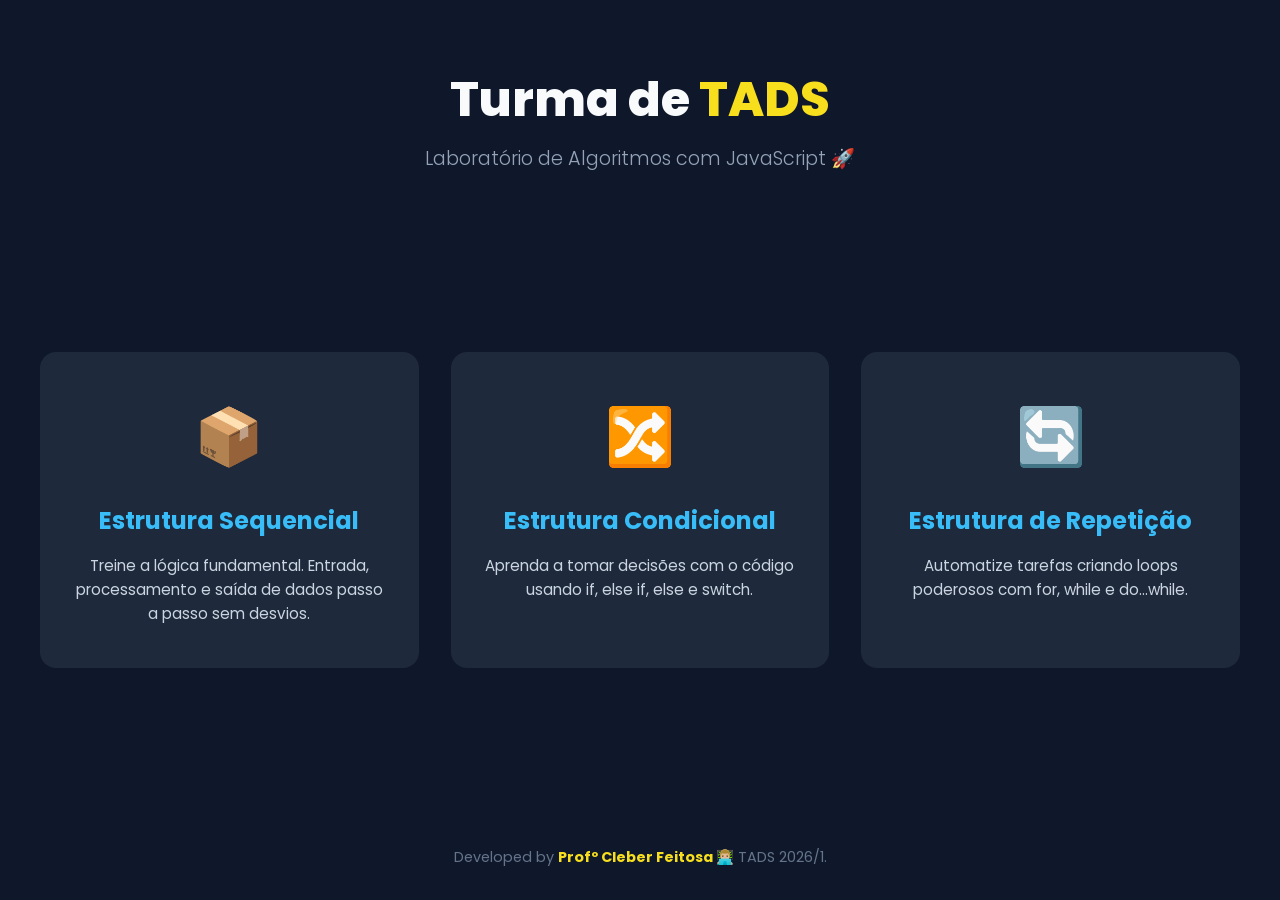
<file: index.html>
<!DOCTYPE html>
<html lang="pt-BR">
<head>
    <meta charset="UTF-8">
    <meta name="viewport" content="width=device-width, initial-scale=1.0">
    <title>TADS | Desafios JavaScript</title>
    <link href=<!DOCTYPE html>
<html lang="pt-BR">
<head>
    <meta charset="UTF-8">
    <meta name="viewport" content="width=device-width, initial-scale=1.0">
    <title>TADS | Desafios JavaScript</title>
    <link href="https://fonts.googleapis.com/css2?family=Poppins:wght@300;400;600;800&display=swap" rel="stylesheet">
    <link rel="stylesheet" href="style.css">
</head>
<body>

    <header>
        <h1>Turma de <span>TADS</span></h1>
        <p>Laboratório de Algoritmos com JavaScript 🚀</p>
    </header>

    <main>
        <div class="container">
            <a href="sequencial/sequencial.html" class="card">
                <div class="icon">📦</div>
                <h2>Estrutura Sequencial</h2>
                <p>Treine a lógica fundamental. Entrada, processamento e saída de dados passo a passo sem desvios.</p>
            </a>

            <a href="condicional.html" class="card">
                <div class="icon">🔀</div>
                <h2>Estrutura Condicional</h2>
                <p>Aprenda a tomar decisões com o código usando if, else if, else e switch.</p>
            </a>

            <a href="repeticao.html" class="card">
                <div class="icon">🔄</div>
                <h2>Estrutura de Repetição</h2>
                <p>Automatize tarefas criando loops poderosos com for, while e do...while.</p>
            </a>
        </div>
    </main>

    <footer>
        <!-- <p>Desenvolvido com <strong>JavaScript</strong> para os discentes de TADS.</p> -->
        <p>Developed by <strong>Profº Cleber Feitosa 👨🏼‍💻</strong> TADS 2026/1.</p>
    </footer>

</body>
</html>
    <link rel="stylesheet" href="style.css">
</head>
<body>
</file>
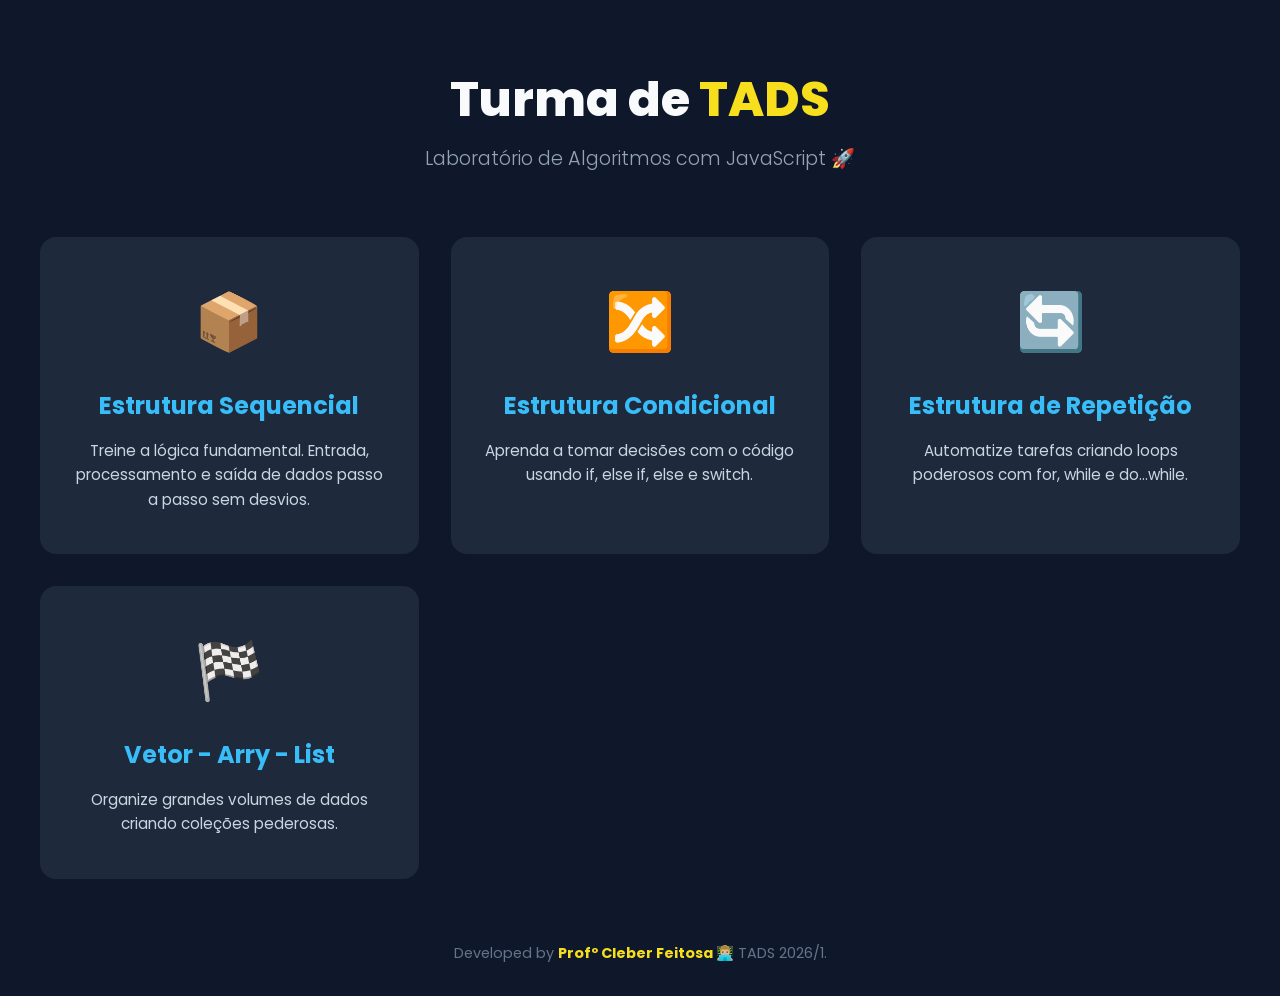
<file: TADS2026/index.html>
<!DOCTYPE html>

<html>
<head>
    <meta charset="UTF-8">
    <meta name="viewport" content="width=device-width, initial-scale=1.0">
    <title>TADS | Desafios JavaScript</title>
    <link href="https://fonts.googleapis.com/css2?family=Poppins:wght@300;400;600;800&display=swap" rel="stylesheet">
    <link rel="stylesheet" href="style.css">
</head>
<body>

    <header>
        <h1>Turma de <span>TADS</span></h1>
        <p>Laboratório de Algoritmos com JavaScript 🚀</p>
    </header>

    <main>
        <div class="container">
            <a href="sequencial/sequencial.html" class="card">
                <div class="icon">📦</div>
                <h2>Estrutura Sequencial</h2>
                <p>Treine a lógica fundamental. Entrada, processamento e saída de dados passo a passo sem desvios.</p>
            </a>

            <a href="condicional/condicional.html" class="card">
                <div class="icon">🔀</div>
                <h2>Estrutura Condicional</h2>
                <p>Aprenda a tomar decisões com o código usando if, else if, else e switch.</p>
            </a>

            <a href="repeticao.html" class="card">
                <div class="icon">🔄</div>
                <h2>Estrutura de Repetição</h2>
                <p>Automatize tarefas criando loops poderosos com for, while e do...while.</p>
            </a>

            <a href="vetor/vetor.html" class="card">
                <div class="icon">🏁</div>
                <h2>Vetor - Arry - List</h2>
                <p>Organize grandes volumes de dados criando coleções pederosas.</p>
            </a>
        </div>
    </main>

    <footer>
        <!-- <p>Desenvolvido com <strong>JavaScript</strong> para os discentes de TADS.</p> -->
        <p>Developed by <strong>Profº Cleber Feitosa 👨🏼‍💻</strong> TADS 2026/1.</p>
    </footer>

</body>
</html>
    <link rel="stylesheet" href="style.css">
</head>
<body>
</file>
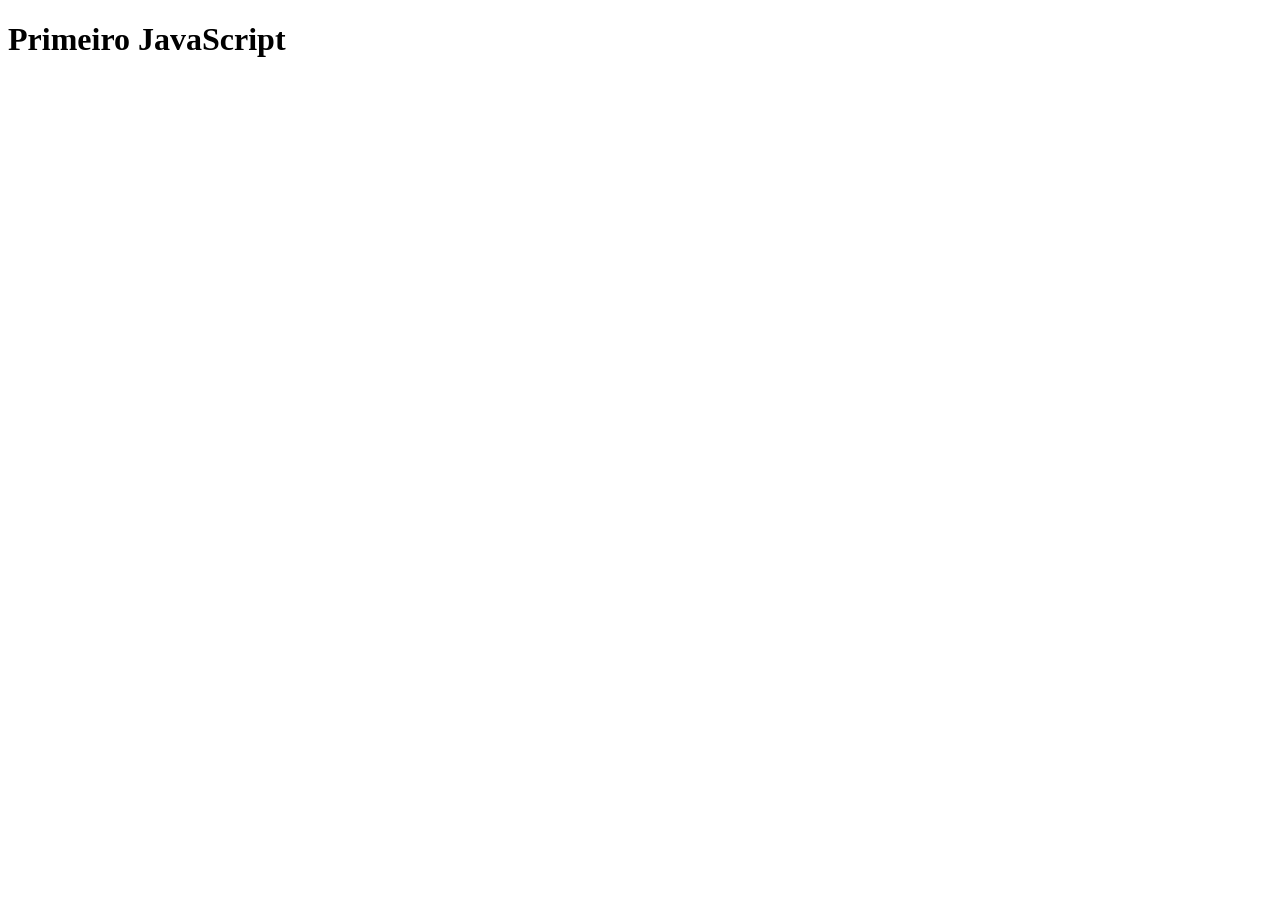
<file: sequencial/ex001/index.html>
<!DOCTYPE html>
 <html lang="en">
 <head>
    <meta charset="UTF-8">
    <meta name="viewport" content="width=device-width, initial-scale=1.0">
    <title>Primeiro JS</title>
 </head>
 <body>
    <h1>Primeiro JavaScript</h1>
    <script>
        console.log("Olá Mundo!")
        alert("Olá Mundo!")
    </script>
 </body>
 </html>
</file>
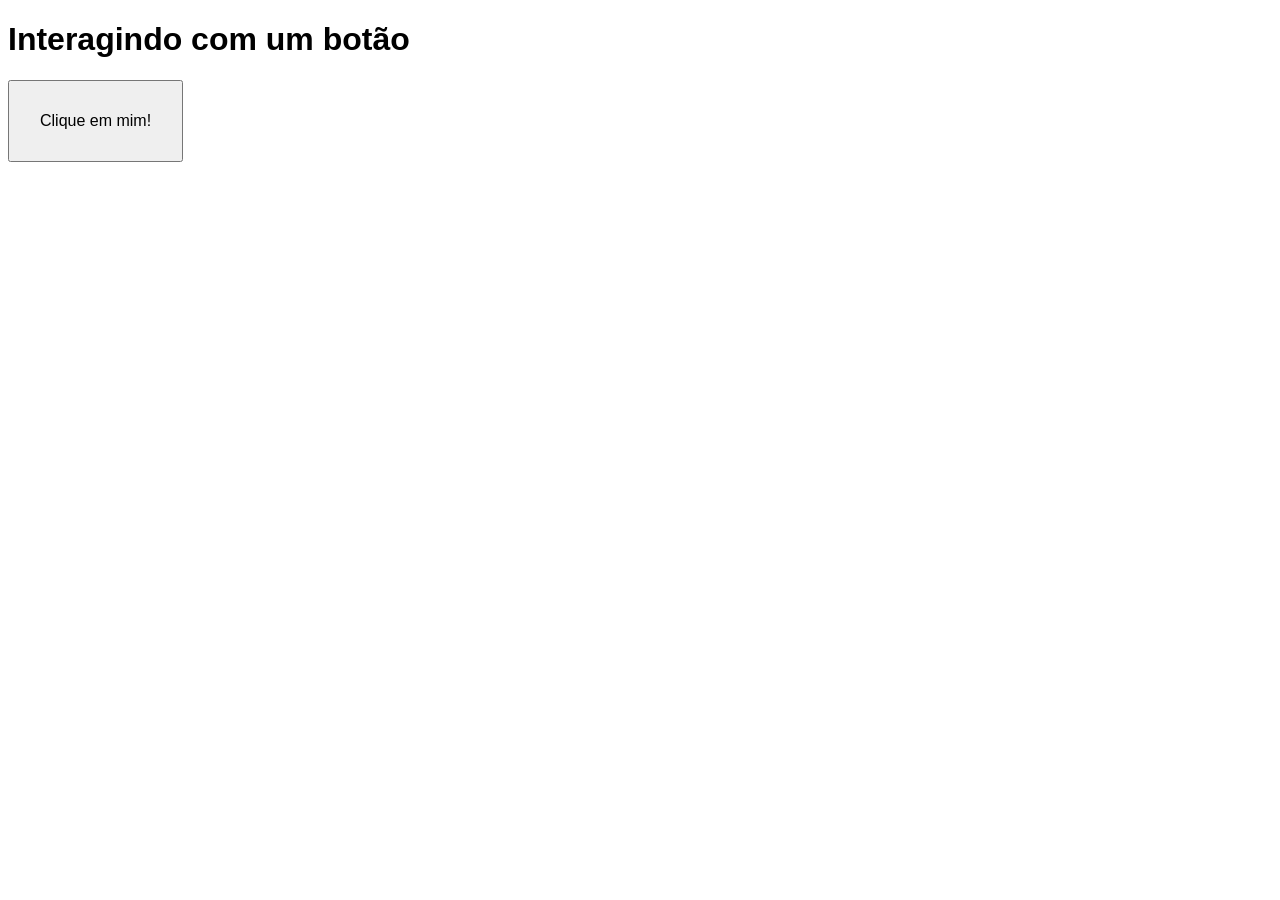
<file: sequencial/ex002/index.html>
<!DOCTYPE html>
<html lang="en">
<head>
    <meta charset="UTF-8">
    <meta name="viewport" content="width=device-width, initial-scale=1.0">
    <title>Interação</title>
    <style>
        body {font: 12pt Arial;}
        button{  font: 12pt Arial; padding: 30px;  }
    </style>
</head>

<body>
    <h1>Interagindo com um botão</h1>
    <button onclick="clicou()">Clique em mim!</button>
    
    <script src="script.js"></script>
</body>
</html>
</file>
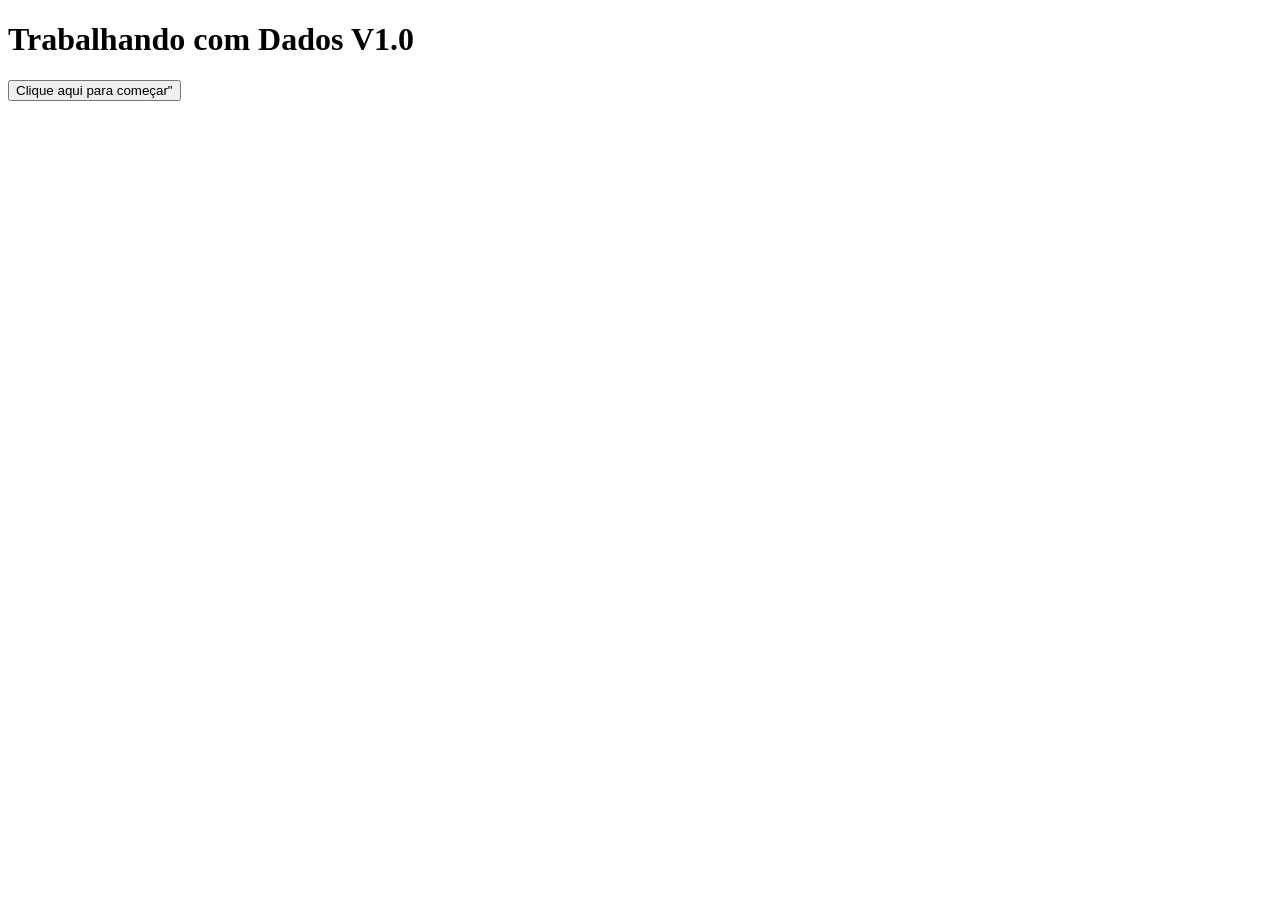
<file: sequencial/ex003/index.html>
<!DOCTYPE html>
<html lang="en">
<head>
    <meta charset="UTF-8">
    <meta name="viewport" content="width=device-width, initial-scale=1.0">
    <title>Dados com JS</title>

</head>
<body>
   <h1>Trabalhando com Dados V1.0</h1> 
   <button onclick="inicio()">Clique aqui para começar"</button>
   <script> src="script.js"</script>
</body>
</html>
</file>
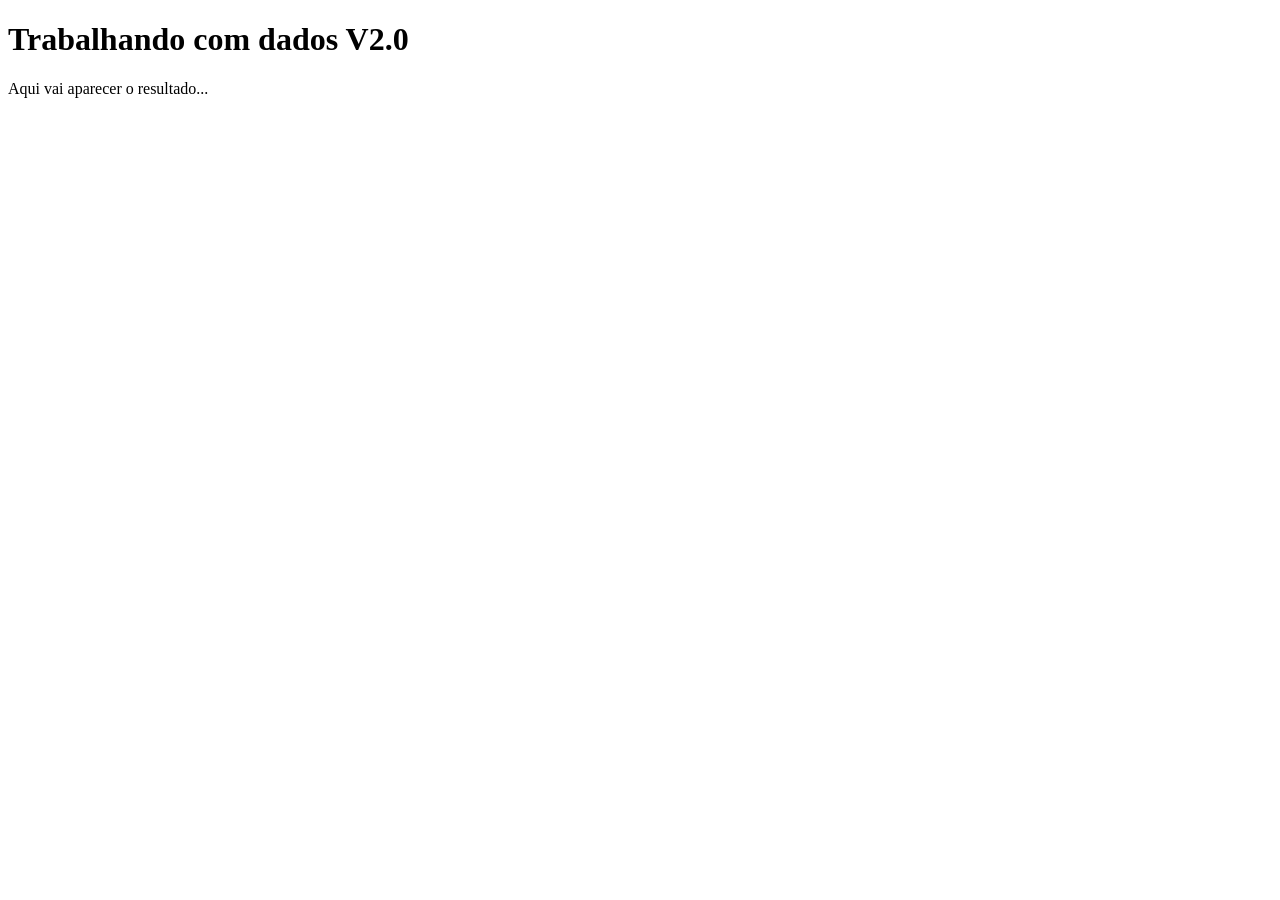
<file: sequencial/ex004/index.html>
<!DOCTYPE html>
<html lang="en">
<head>
    <meta charset="UTF-8">
    <meta name="viewport" content="width=device-width, initial-scale=1.0">
    <title>Dados com JS</title>
</head>
<body>
    <h1>Trabalhando com dados V2.0</h1>
    <section id="resultado">
        <p>Aqui vai aparecer o resultado...</p>
    </section>
</body>
</html>
</file>
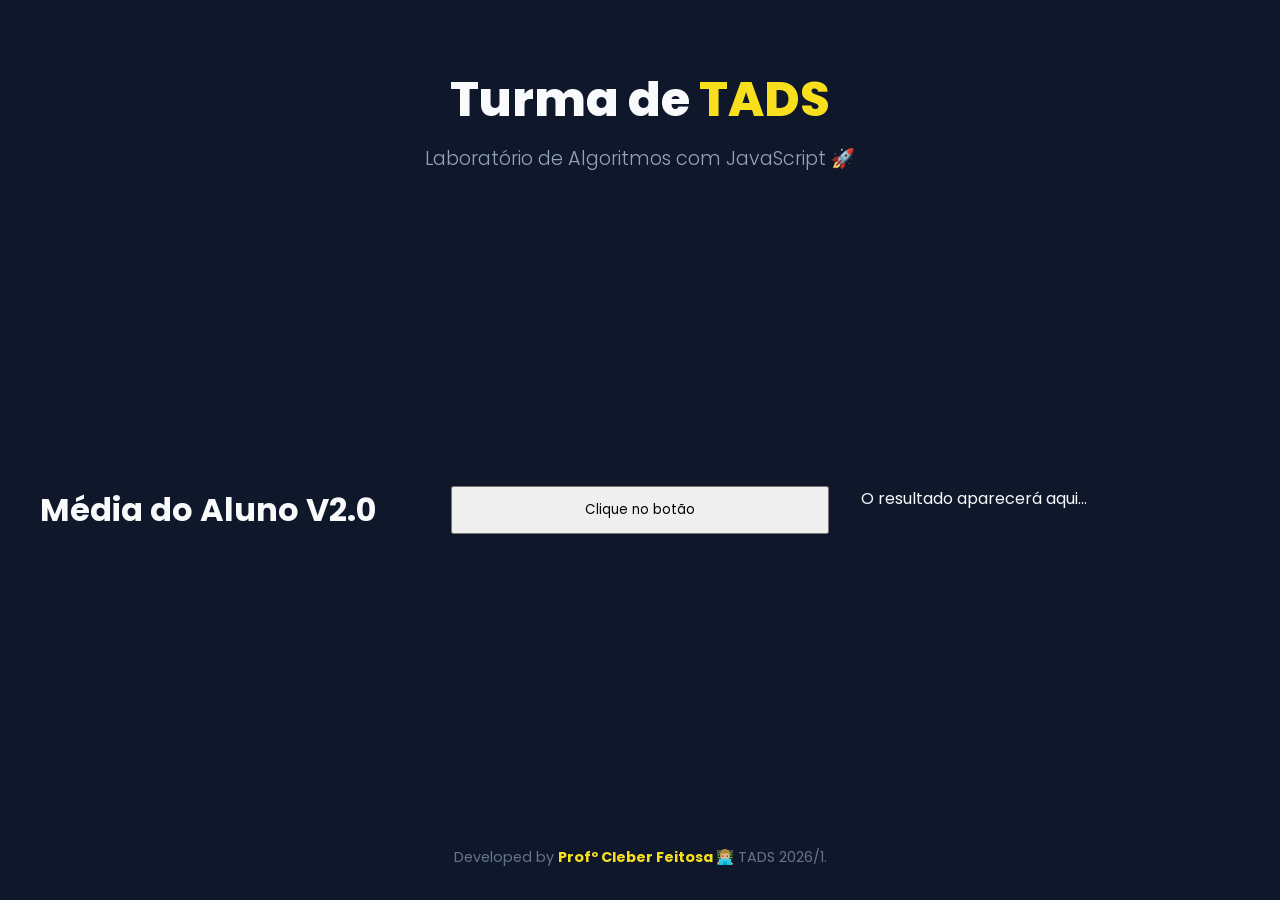
<file: TADS2026/condicional/ex011/index.html>
<!DOCTYPE html>
<html lang="pt-BR">

<head>
    <meta charset="UTF-8">
    <meta name="viewport" content="width=device-width, initial-scale=1.0">
    <title>TADS | Desafios JavaScript</title>
    <link href="https://fonts.googleapis.com/css2?family=Poppins:wght@300;400;600;800&display=swap" rel="stylesheet">
    <link rel="stylesheet" href="/style.css">
</head>
<body>

    <header>
        <h1>Turma de <span>TADS</span></h1>
        <p>Laboratório de Algoritmos com JavaScript 🚀</p>
    </header>

    <main>
        <div class="container">
          <h1>Média do Aluno V2.0</h1>  
          <button onclick="calcular()">Clique no botão</button>
          <section id="situacao">
            <p>O resultado aparecerá aqui...</p>
          </section>
        </div>
        <script src="script.js"></script>
    </main>

    <footer>
        <!-- <p>Desenvolvido com <strong>JavaScript</strong> para os discentes de TADS.</p> -->
        <p>Developed by <strong>Profº Cleber Feitosa 👨🏼‍💻</strong> TADS 2026/1.</p>
    </footer>

</body>
</html>
</file>
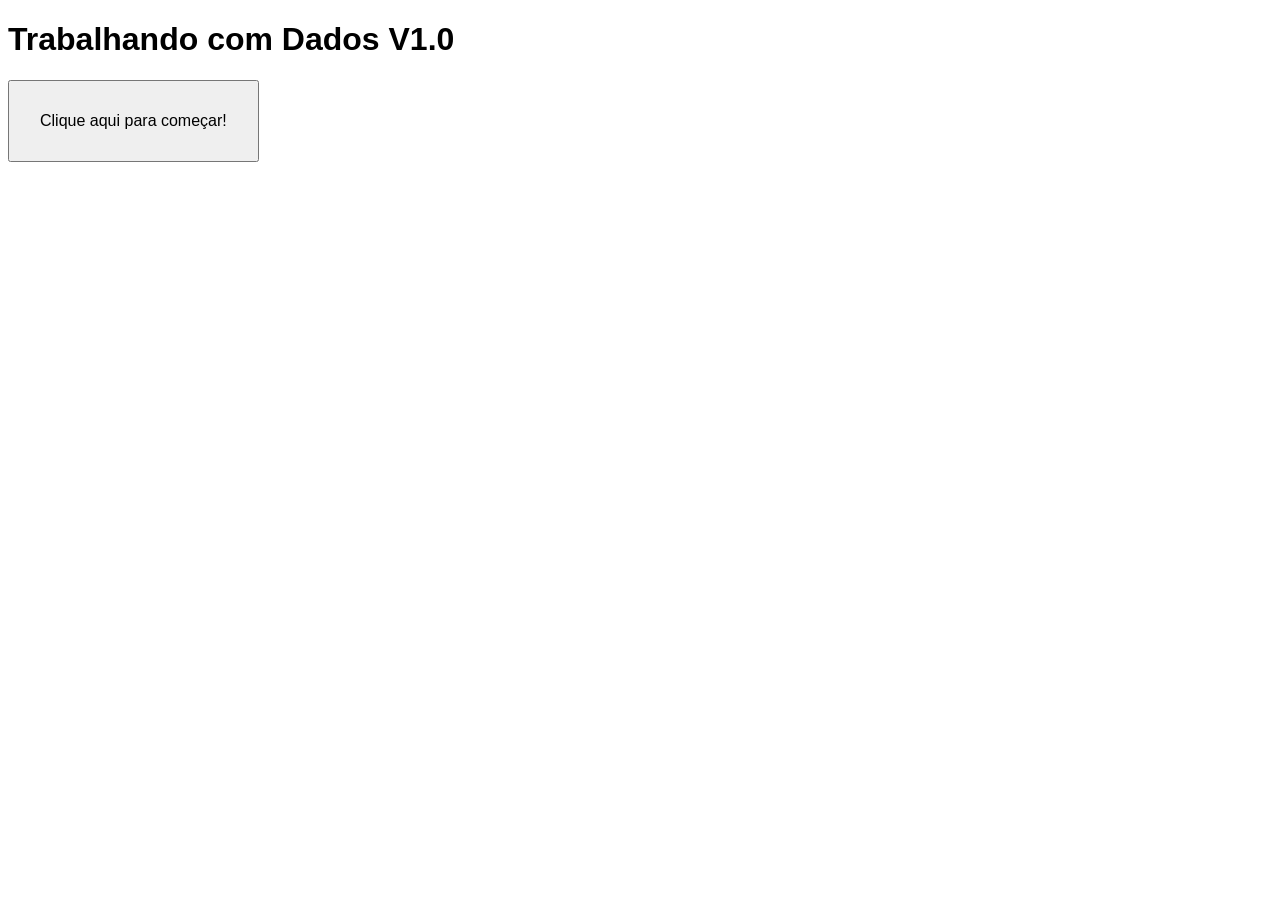
<file: TADS2026/sequencial/ex003/index.html>
<!DOCTYPE html>
<html lang="en">
<head>
    <meta charset="UTF-8">
    <meta name="viewport" content="width=device-width, initial-scale=1.0">
    <title>Dados com JS</title>
    <link rel="stylesheet" href="style.css">

</head>
<body>
   <h1>Trabalhando com Dados V1.0</h1> 
   <button onclick="inicio()">Clique aqui para começar!</button>
   <script src="script.js"></script>
</body>
</html>
</file>
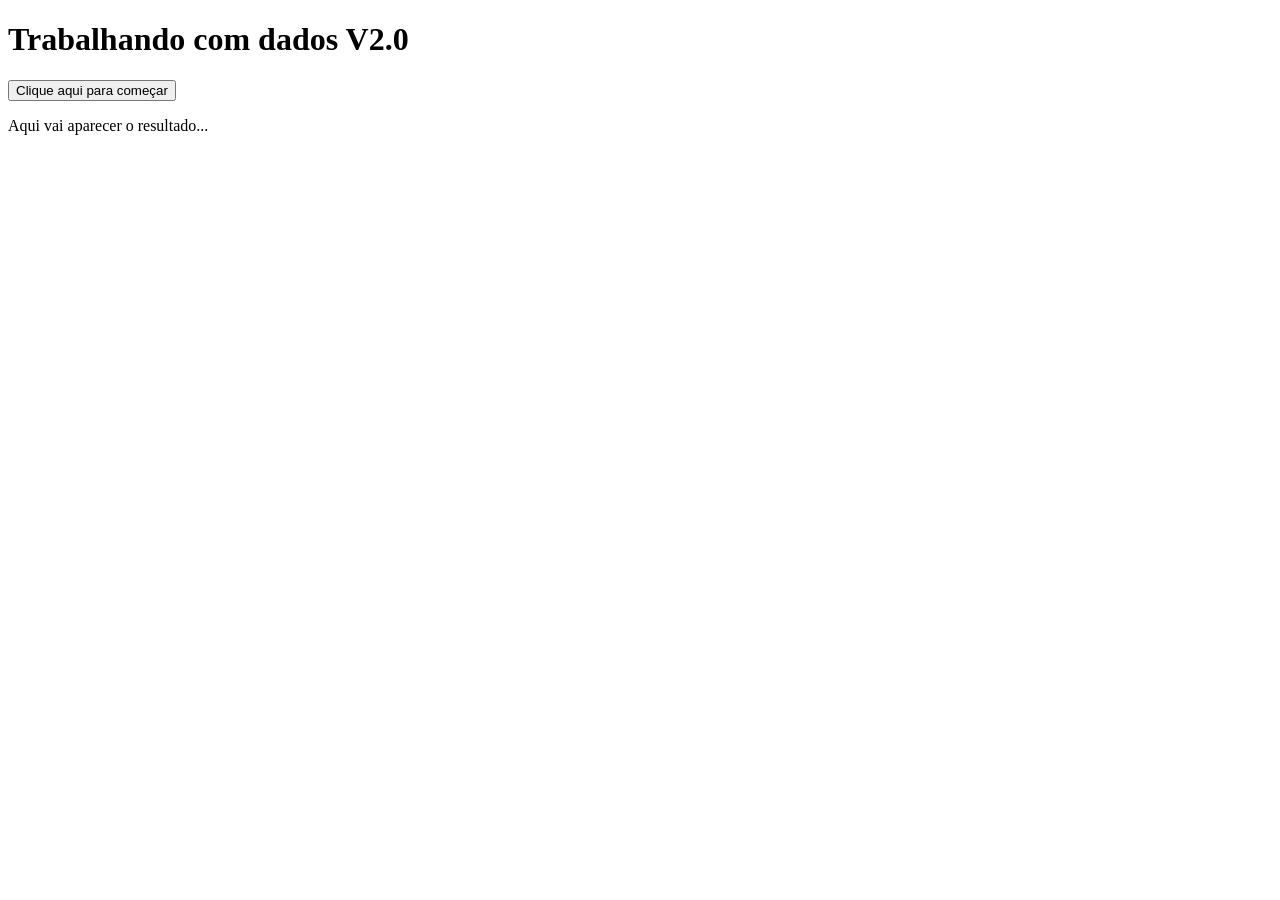
<file: TADS2026/sequencial/ex004/index.html>
<!DOCTYPE html>
<html lang="en">
<head>
    <meta charset="UTF-8">
    <meta name="viewport" content="width=device-width, initial-scale=1.0">
    <title>Dados com JS</title>
</head>
<body>
    <h1>Trabalhando com dados V2.0</h1>
     <button onclick="inicio()">Clique aqui para começar</button>
    <section id="resultado">
        <p>Aqui vai aparecer o resultado...</p>
    </section>
    <script src="script.js"></script>
    
</body>
</html>
</file>
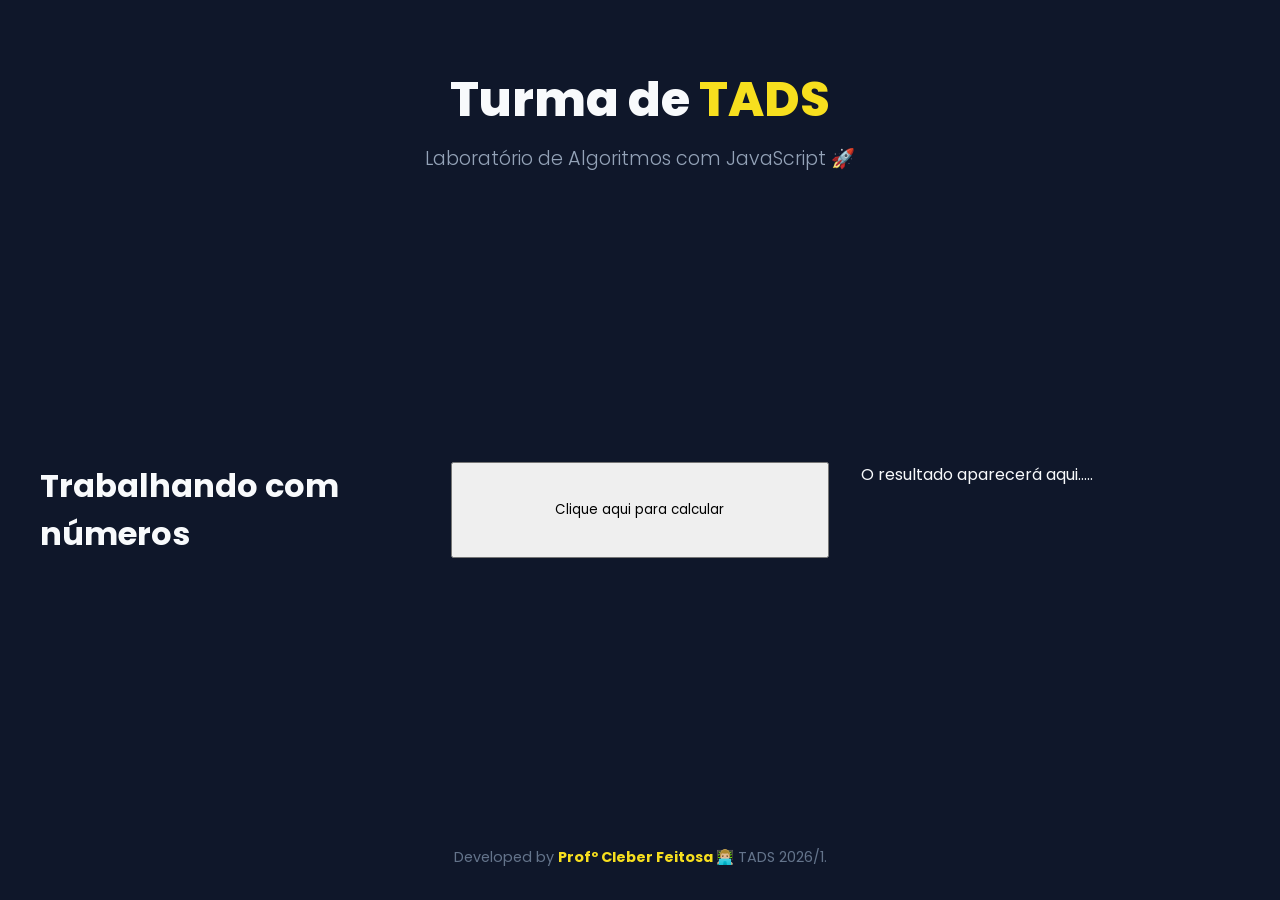
<file: TADS2026/sequencial/ex005/index.html>
<!DOCTYPE html>

<html>
<head>
    <meta charset="UTF-8">
    <meta name="viewport" content="width=device-width, initial-scale=1.0">
    <title>TADS | Desafios JavaScript</title>
    <link href="https://fonts.googleapis.com/css2?family=Poppins:wght@300;400;600;800&display=swap" rel="stylesheet">
    <link rel="stylesheet" href="/style.css">
</head>
<body>

    <header>
        <h1>Turma de <span>TADS</span></h1>
        <p>Laboratório de Algoritmos com JavaScript 🚀</p>
    </header>

    <main>
        <div class="container">
           <h1>Trabalhando com números</h1>
           <button onclick="calcular()">Clique aqui para calcular</button>
           <section id="res">
               <p>O resultado aparecerá aqui.....</p>
           </section>
        </div>
        <script src="script.js"></script>
    </main>

    <footer>
        <!-- <p>Desenvolvido com <strong>JavaScript</strong> para os discentes de TADS.</p> -->
        <p>Developed by <strong>Profº Cleber Feitosa 👨🏼‍💻</strong> TADS 2026/1.</p>
    </footer>

</body>
</html>
</file>
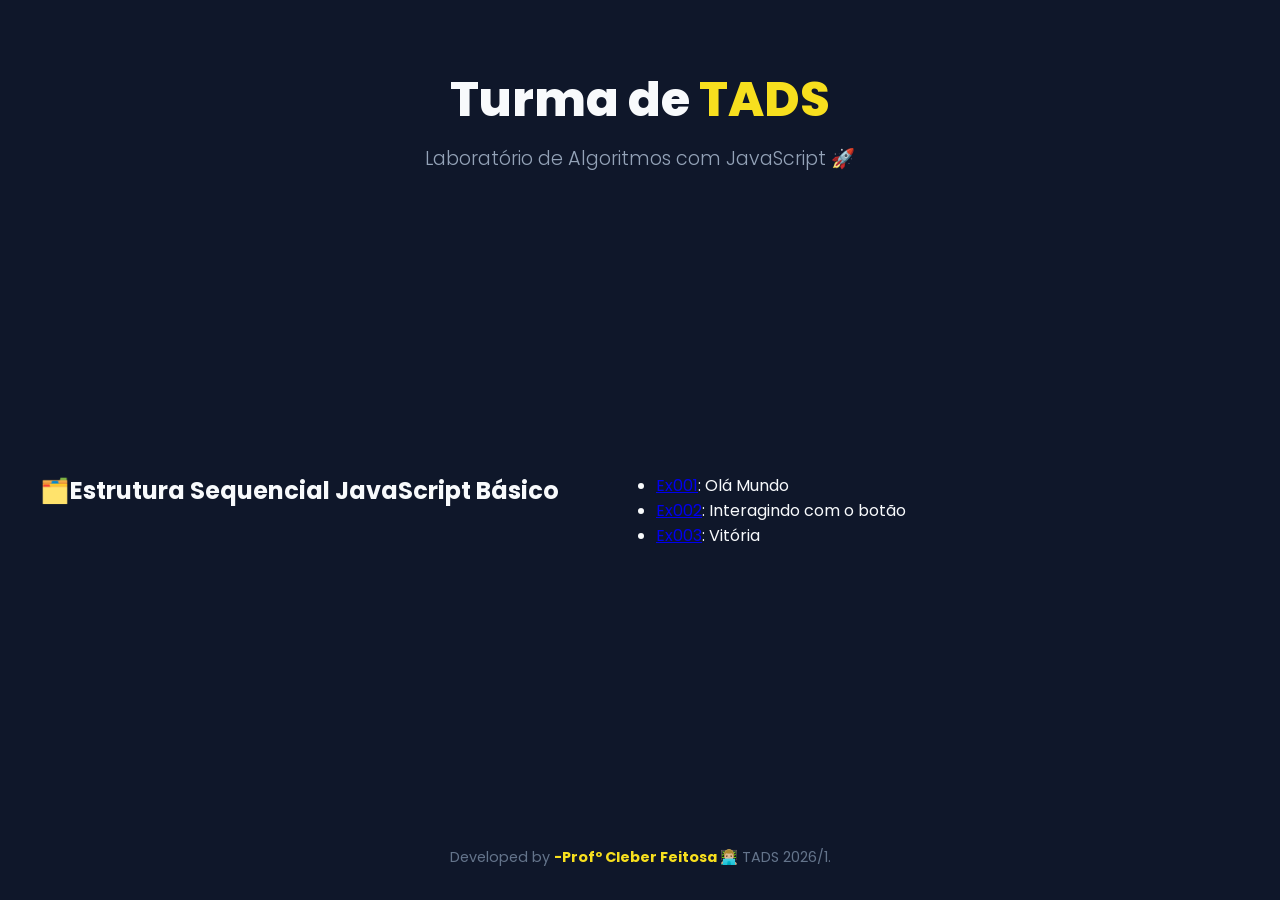
<file: sequencial/sequencial.html>
<!DOCTYPE html>
<html lang="pt-BR">

<head>
    <meta charset="UTF-8">
    <meta name="viewport" content="width=device-width, initial-scale=1.0">
    <title>TADS | Desafios JavaScript</title>
    <link href="https://fonts.googleapis.com/css2?family=Poppins:wght@300;400;600;800&display=swap" rel="stylesheet">
    <link rel="stylesheet" href="/style.css">
</head>
<body>
     </main>
     <header>
        <h1>Turma de <span>TADS</span></h1>
        <p>Laboratório de Algoritmos com JavaScript 🚀</p>
    </header>
    <main>
       <div class="container">
       <h2> 🗂️Estrutura Sequencial JavaScript Básico</h2>
       <ul>
           <li><a href="ex001/index.html">Ex001</a>: Olá Mundo</li>
           <li><a href="ex002/index.html">Ex002</a>: Interagindo com o botão </li>
           <li><a href="ex003/index.html">Ex003</a>: Vitória</li>
       </ul>

       </div>
    </main>

    <footer>
        <!-- <p>Desenvolvido com <strong>JavaScript</strong> para os discentes de TADS.</p> -->
        <p>Developed by <strong>-Profº Cleber Feitosa 👨🏼‍💻</strong> TADS 2026/1.</p>
    </footer>

</body>
</html>
</file>
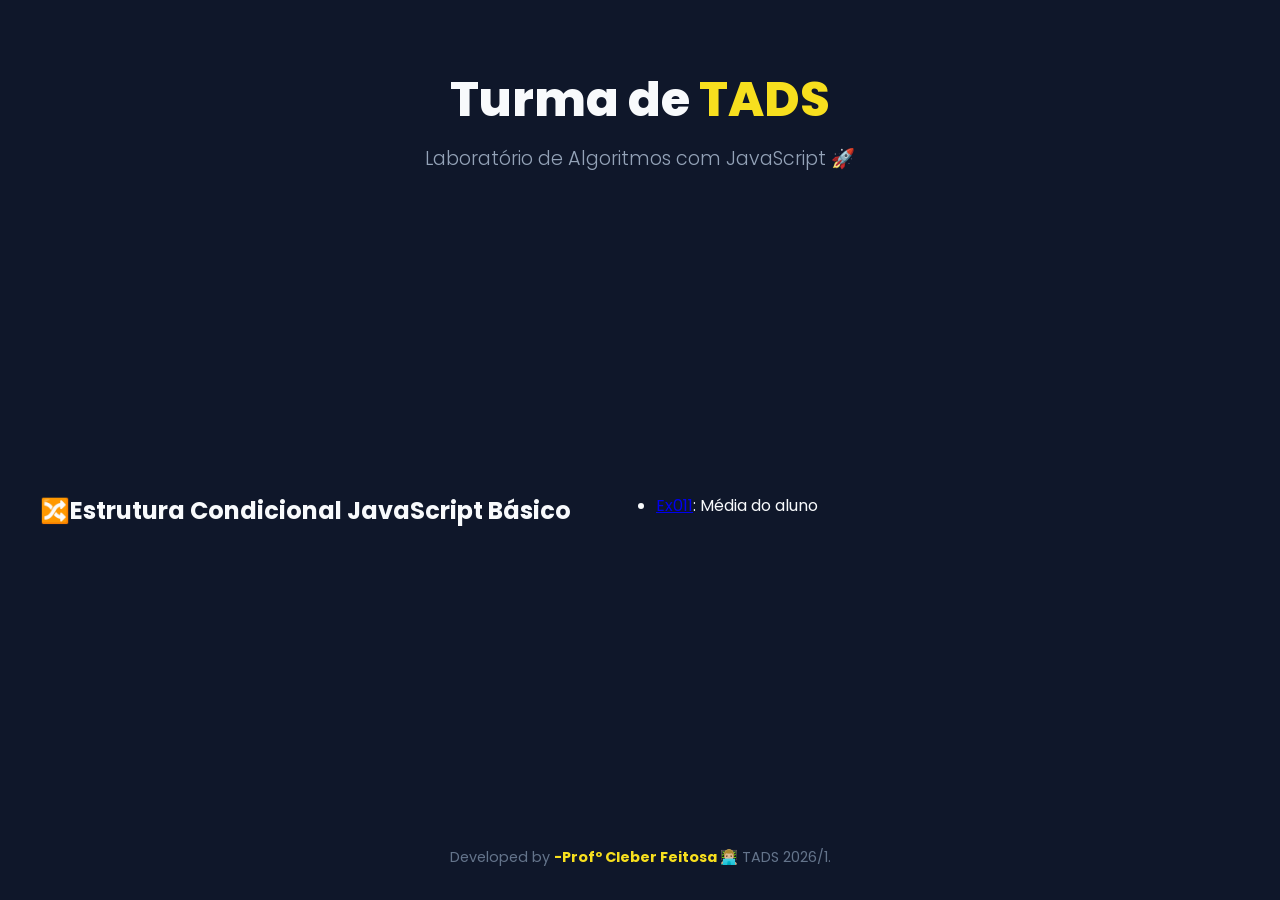
<file: TADS2026/condicional/condicional.html>
<!DOCTYPE html>
<html lang="pt-BR">

<head>
    <meta charset="UTF-8">
    <meta name="viewport" content="width=device-width, initial-scale=1.0">
    <title>TADS | Desafios JavaScript</title>
    <link href="https://fonts.googleapis.com/css2?family=Poppins:wght@300;400;600;800&display=swap" rel="stylesheet">
    <link rel="stylesheet" href="/style.css">
</head>
<body>
     </main>
     <header>
        <h1>Turma de <span>TADS</span></h1>
        <p>Laboratório de Algoritmos com JavaScript 🚀</p>
    </header>
    <main>
       <div class="container">
       <h2> 🔀Estrutura Condicional JavaScript Básico</h2>
       <ul>
           <li><a href="ex011/index.html">Ex011</a>: Média do aluno</li>
          
       </ul>

       </div>
    </main>

    <footer>
        <!-- <p>Desenvolvido com <strong>JavaScript</strong> para os discentes de TADS.</p> -->
        <p>Developed by <strong>-Profº Cleber Feitosa 👨🏼‍💻</strong> TADS 2026/1.</p>
    </footer>

</body>
</html>
</file>
<file: style.css>
/* 1. Reset e Configurações Globais */
* {
    margin: 0;
    padding: 0;
    box-sizing: border-box;
    font-family: 'Poppins', sans-serif;
}

/* 2. Variáveis de Cores (Paleta Dark Mode) */
:root {
    --bg-color: #0f172a;
    --card-bg: #1e293b;
    --text-color: #f8fafc;
    --js-yellow: #f7df1e;
    --accent-blue: #38bdf8;
}

/* 3. Estilo do Corpo da Página */
body {
    background-color: var(--bg-color);
    color: var(--text-color);
    display: flex;
    flex-direction: column;
    min-height: 100vh;
}

/* 4. Cabeçalho */
header {
    text-align: center;
    padding: 4rem 2rem 2rem;
    animation: fadeInDown 1s ease;
}

header h1 { font-size: 3rem; font-weight: 800; margin-bottom: 0.5rem; }
header h1 span { color: var(--js-yellow); }
header p { font-size: 1.2rem; color: #94a3b8; font-weight: 300; }

/* 5. Área Principal e Grid */
main {
    flex: 1;
    display: flex;
    justify-content: center;
    align-items: center;
    padding: 2rem;
}

.container {
    display: grid;
    grid-template-columns: repeat(auto-fit, minmax(300px, 1fr));
    gap: 2rem;
    max-width: 1200px;
    width: 100%;
}

/* 6. Os Cards de Exercícios */
.card {
    background-color: var(--card-bg);
    border-radius: 16px;
    padding: 2.5rem 2rem;
    text-align: center;
    text-decoration: none;
    color: var(--text-color);
    transition: all 0.3s ease;
    position: relative;
    overflow: hidden;
    border: 2px solid transparent;
    animation: fadeInUp 1s ease;
}

.icon { font-size: 3.5rem; margin-bottom: 1.5rem; }
.card h2 { font-size: 1.5rem; margin-bottom: 1rem; color: var(--accent-blue); }
.card p { font-size: 0.95rem; color: #cbd5e1; line-height: 1.6; }

/* 7. Efeitos de Interação (Hover) */
.card::before {
    content: '';
    position: absolute;
    top: 0; left: 0;
    width: 100%; height: 4px;
    background-color: var(--js-yellow);
    transform: scaleX(0);
    transition: transform 0.3s ease;
    transform-origin: left;
}

.card:hover {
    transform: translateY(-10px);
    border-color: rgba(247, 223, 30, 0.3);
    box-shadow: 0 15px 30px rgba(0, 0, 0, 0.4), 0 0 20px rgba(247, 223, 30, 0.1);
}

.card:hover::before { transform: scaleX(1); }

/* 8. Rodapé */
footer { text-align: center; padding: 2rem; color: #64748b; font-size: 0.9rem; }
footer strong { color: var(--js-yellow); }

/* 9. Animações de Entrada */
@keyframes fadeInDown {
    from { opacity: 0; transform: translateY(-30px); }
    to { opacity: 1; transform: translateY(0); }
}

@keyframes fadeInUp {
    from { opacity: 0; transform: translateY(30px); }
    to { opacity: 1; transform: translateY(0); }
}

.card:nth-child(1) { animation-delay: 0.1s; animation-fill-mode: both; }
.card:nth-child(2) { animation-delay: 0.3s; animation-fill-mode: both; }
.card:nth-child(3) { animation-delay: 0.5s; animation-fill-mode: both; }
</file>
<file: TADS2026/style.css>
/* 1. Reset e Configurações Globais */
* {
    margin: 0;
    padding: 0;
    box-sizing: border-box;
    font-family: 'Poppins', sans-serif;
}

/* 2. Variáveis de Cores (Paleta Dark Mode) */
:root {
    --bg-color: #0f172a;
    --card-bg: #1e293b;
    --text-color: #f8fafc;
    --js-yellow: #f7df1e;
    --accent-blue: #38bdf8;
}

/* 3. Estilo do Corpo da Página */
body {
    background-color: var(--bg-color);
    color: var(--text-color);
    display: flex;
    flex-direction: column;
    min-height: 100vh;
}

/* 4. Cabeçalho */
header {
    text-align: center;
    padding: 4rem 2rem 2rem;
    animation: fadeInDown 1s ease;
}

header h1 { font-size: 3rem; font-weight: 800; margin-bottom: 0.5rem; }
header h1 span { color: var(--js-yellow); }
header p { font-size: 1.2rem; color: #94a3b8; font-weight: 300; }

/* 5. Área Principal e Grid */
main {
    flex: 1;
    display: flex;
    justify-content: center;
    align-items: center;
    padding: 2rem;
}

.container {
    display: grid;
    grid-template-columns: repeat(auto-fit, minmax(300px, 1fr));
    gap: 2rem;
    max-width: 1200px;
    width: 100%;
}

/* 6. Os Cards de Exercícios */
.card {
    background-color: var(--card-bg);
    border-radius: 16px;
    padding: 2.5rem 2rem;
    text-align: center;
    text-decoration: none;
    color: var(--text-color);
    transition: all 0.3s ease;
    position: relative;
    overflow: hidden;
    border: 2px solid transparent;
    animation: fadeInUp 1s ease;
}

.icon { font-size: 3.5rem; margin-bottom: 1.5rem; }
.card h2 { font-size: 1.5rem; margin-bottom: 1rem; color: var(--accent-blue); }
.card p { font-size: 0.95rem; color: #cbd5e1; line-height: 1.6; }

/* 7. Efeitos de Interação (Hover) */
.card::before {
    content: '';
    position: absolute;
    top: 0; left: 0;
    width: 100%; height: 4px;
    background-color: var(--js-yellow);
    transform: scaleX(0);
    transition: transform 0.3s ease;
    transform-origin: left;
}

.card:hover {
    transform: translateY(-10px);
    border-color: rgba(247, 223, 30, 0.3);
    box-shadow: 0 15px 30px rgba(0, 0, 0, 0.4), 0 0 20px rgba(247, 223, 30, 0.1);
}

.card:hover::before { transform: scaleX(1); }

/* 8. Rodapé */
footer { text-align: center; padding: 2rem; color: #64748b; font-size: 0.9rem; }
footer strong { color: var(--js-yellow); }

/* 9. Animações de Entrada */
@keyframes fadeInDown {
    from { opacity: 0; transform: translateY(-30px); }
    to { opacity: 1; transform: translateY(0); }
}

@keyframes fadeInUp {
    from { opacity: 0; transform: translateY(30px); }
    to { opacity: 1; transform: translateY(0); }
}

.card:nth-child(1) { animation-delay: 0.1s; animation-fill-mode: both; }
.card:nth-child(2) { animation-delay: 0.3s; animation-fill-mode: both; }
.card:nth-child(3) { animation-delay: 0.5s; animation-fill-mode: both; }
</file>
<file: TADS2026/sequencial/ex003/style.css>
body{
    font: 12pt Arial, sans-serif;

}
button{
    font-size: 12pt;
    padding: 30px;
}
</file>
